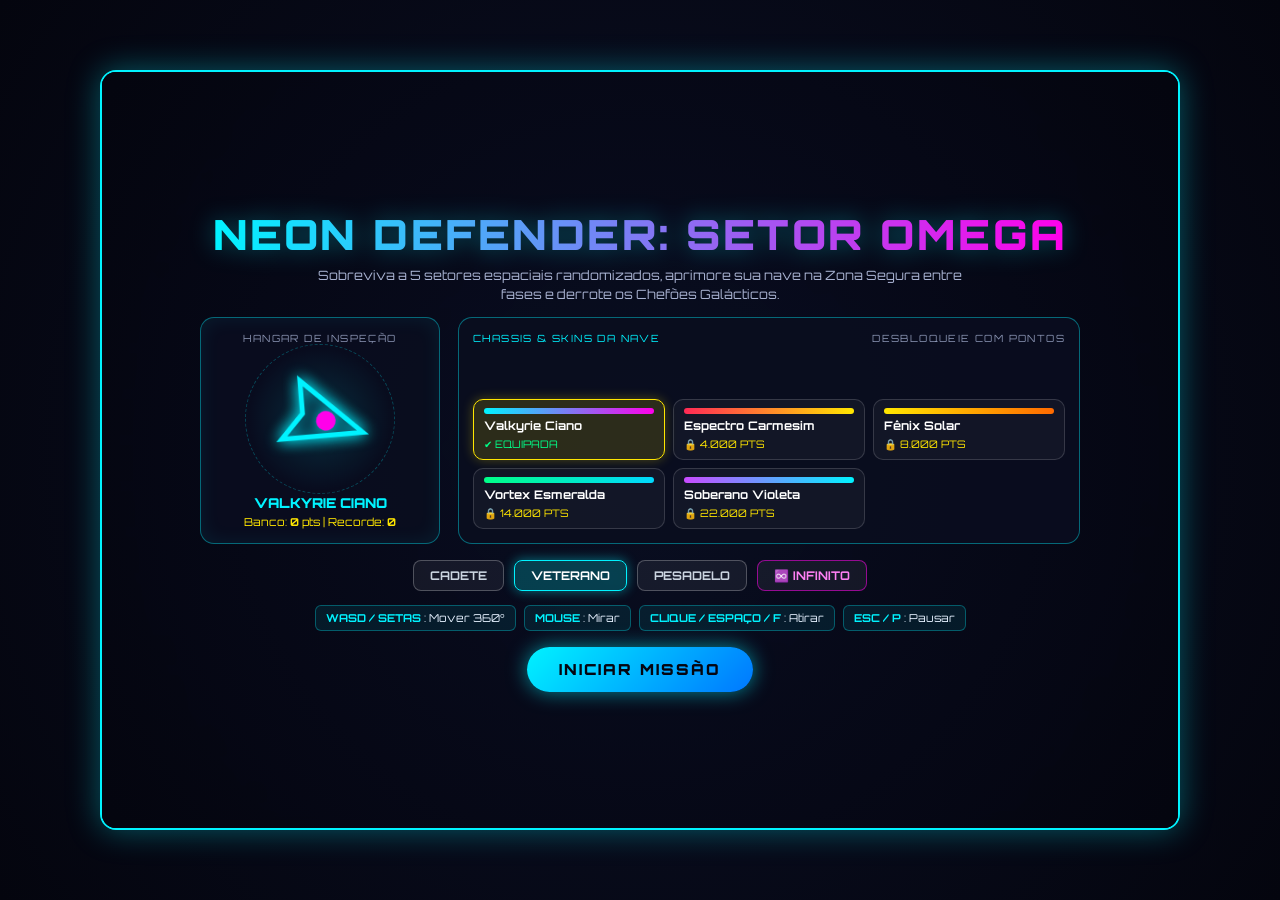
<file: index.html>
<!DOCTYPE html>
<html lang="pt-BR">
<head>
    <meta charset="UTF-8">
    <meta name="viewport" content="width=device-width, initial-scale=1.0, maximum-scale=1.0, user-scalable=no">
    <title>NEON DEFENDER: SETOR OMEGA</title>
    <!-- Conecta o arquivo de estilos externo -->
    <link rel="stylesheet" href="style.css">
</head>
<body>

    <div id="game-wrapper">
        <!-- ================= HUD DE COMBATE ================= -->
        <div id="hud" class="hidden">
            <div class="hud-group">
                <span class="hud-label">CRÉDITOS / PONTOS</span>
                <span id="score-display" class="hud-value">0</span>
                <span class="hud-label" style="margin-top:3px;">PRÓXIMO BUFF (<span id="next-upg-txt">2.500</span>)</span>
                <div class="progress-container">
                    <div id="upgrade-bar" class="progress-fill"></div>
                </div>
            </div>

            <div class="hud-group" style="align-items: center;">
                <span id="stage-label" class="hud-value" style="color: #ff00ea;">FASE 1 / 5</span>
                <span id="sector-name-badge" class="sector-badge">NEBULOSA AZUL</span>
                <div class="progress-container" style="margin-top:3px;">
                    <div id="stage-bar" class="progress-fill"></div>
                </div>
                <span class="hud-label" id="boss-goal-txt">CHEFÃO AOS 10.000 PTS DA FASE</span>
                <div class="hud-controls">
                    <button id="autofire-btn" class="mini-btn">🔫 AUTO: OFF [F]</button>
                    <button id="pause-btn" class="mini-btn">⏸ PAUSAR [ESC]</button>
                    <button id="mute-btn" class="mini-btn">🔊 SOM</button>
                </div>
            </div>

            <div class="hud-group" style="align-items: flex-end;">
                <span class="hud-label">CASCO & ESCUDO</span>
                <div class="player-bars">
                    <div class="hp-bar-bg"><div id="hp-fill"></div></div>
                    <div id="shield-fill"></div>
                </div>
                <span id="hp-text" style="font-size: 0.72rem; color: #cbd5e1; margin-top: 2px;">100 / 100</span>
            </div>
        </div>

        <!-- Barra de Vida do Chefão -->
        <div id="boss-hud" class="hidden">
            <span id="boss-name">GUARDIÃO ÔMEGA</span>
            <div class="boss-hp-bg"><div id="boss-hp-fill"></div></div>
        </div>

        <!-- Banner Dramático de Alerta -->
        <div id="alert-banner" class="hidden">⚠️ ALERTA DE AMEAÇA CLASSE ÔMEGA! ⚠️</div>

        <!-- ================= 1. MENU PRINCIPAL ================= -->
        <div id="start-screen" class="overlay-screen">
            <h1>NEON DEFENDER: SETOR OMEGA</h1>
            <p class="subtitle">Sobreviva a 5 setores espaciais randomizados, aprimore sua nave na Zona Segura entre fases e derrote os Chefões Galácticos.</p>

            <div class="menu-grid">
                <div class="preview-box">
                    <span class="hud-label">HANGAR DE INSPEÇÃO</span>
                    <canvas id="shipPreviewCanvas" width="160" height="160"></canvas>
                    <div>
                        <div id="preview-skin-name" style="font-size: 0.85rem; font-weight: 900; color: #00f3ff;">VALKYRIE CIANO</div>
                        <div style="font-size: 0.68rem; color: #ffe600; margin-top: 4px;">
                            Banco: <strong id="bank-points-display">0</strong> pts | Recorde: <strong id="menu-highscore">0</strong>
                        </div>
                    </div>
                </div>

                <div class="skins-panel">
                    <div style="display:flex; justify-content:space-between; align-items:center;">
                        <span class="hud-label" style="color:#00f3ff;">CHASSIS & SKINS DA NAVE</span>
                        <span class="hud-label">DESBLOQUEIE COM PONTOS</span>
                    </div>
                    <div id="menu-skins-list" class="skins-list"></div>
                </div>
            </div>

            <div class="difficulty-row">
                <button class="diff-btn" data-diff="0.8">CADETE</button>
                <button class="diff-btn active" data-diff="1.0">VETERANO</button>
                <button class="diff-btn" data-diff="1.35">PESADELO</button>
                <button class="diff-btn infinite-btn" data-diff="infinite">♾️ INFINITO</button>
            </div>

            <div class="controls-guide">
                <div class="key-badge"><span>WASD / SETAS</span> : Mover 360°</div>
                <div class="key-badge"><span>MOUSE</span> : Mirar</div>
                <div class="key-badge"><span>CLIQUE / ESPAÇO / F</span> : Atirar</div>
                <div class="key-badge"><span>ESC / P</span> : Pausar</div>
            </div>

            <button id="start-btn" class="neon-btn">INICIAR MISSÃO</button>
        </div>

        <!-- ================= 2. CARTAS DE BUFF EM COMBATE ================= -->
        <div id="upgrade-screen" class="overlay-screen hidden">
            <h1 style="font-size: 1.9rem; background: linear-gradient(90deg, #ffe600, #00ff88); -webkit-background-clip: text;">MÓDULO TÁTICO DISPONÍVEL!</h1>
            <p class="subtitle">Escolha 1 melhoria de combate para instalar na sua nave (Teclas 1, 2 ou 3):</p>
            <div id="cards-container" class="cards-container"></div>
        </div>

        <!-- ================= 3. ZONA SEGURA / HANGAR ENTRE FASES ================= -->
        <div id="safezone-screen" class="overlay-screen hidden">
            <h1 style="font-size: 1.7rem; background: linear-gradient(90deg, #00ff88, #00f3ff); -webkit-background-clip: text;">ZONA SEGURA — OFICINA ORBITAL</h1>
            <p class="subtitle">Chefão neutralizado! Créditos disponíveis: <strong id="hangar-points" style="color:#ffe600;">0</strong> pts. Instale melhorias visuais e estruturais na sua nave.</p>

            <div class="hangar-layout">
                <!-- Coluna Esquerda: Manutenção e Melhorias Permanentes -->
                <div class="hangar-box">
                    <h3>🔧 BANCADA DE MELHORIAS PERMANENTES</h3>
                    <div id="hangar-upgrades-list" style="display:flex; flex-direction:column; gap:7px;"></div>
                </div>

                <!-- Coluna Central: Oficina Visual com Preview Evolutivo -->
                <div class="hangar-box workshop-bay">
                    <h3>🛠️ DOCA DE MANUTENÇÃO & TELEMETRIA</h3>
                    <canvas id="workshopCanvas" width="240" height="195"></canvas>
                    <div id="workshop-modules-tags" class="modules-tags"></div>
                    <div class="next-sector-card">
                        <span class="hud-label" style="color:#ff00ea;">⚠️ RADAR DO PRÓXIMO SETOR (FASE <span id="next-stage-num">2</span>/5)</span>
                        <div id="next-sector-title" style="font-size: 0.85rem; font-weight: 900; color: #ffe600; margin: 3px 0;">TEMPESTADE IÔNICA</div>
                        <div id="next-sector-desc" style="font-size: 0.66rem; color: #e2e8f0;">Descargas elétricas aumentam a velocidade de todos os projéteis em +20%.</div>
                    </div>
                </div>

                <!-- Coluna Direita: Skins -->
                <div class="hangar-box">
                    <h3>🎨 SKINS DE CHASSIS</h3>
                    <div id="hangar-skins-list" class="skins-list" style="grid-template-columns: 1fr;"></div>
                </div>
            </div>

            <button id="launch-next-btn" class="neon-btn">DECOLAR PARA A FASE <span id="launch-stage-num">2</span> ➔</button>
        </div>

        <!-- ================= 4. MENU DE PAUSA ================= -->
        <div id="pause-screen" class="overlay-screen hidden">
            <h1>SISTEMAS EM PAUSA</h1>
            <p class="subtitle">Combate suspenso. Escolha uma opção para prosseguir.</p>
            <div style="display:flex; gap:14px; flex-wrap:wrap; justify-content:center;">
                <button id="resume-btn" class="neon-btn">CONTINUAR MISSÃO</button>
                <button id="pause-mute-btn" class="neon-btn" style="background: linear-gradient(135deg, #ffe600, #ff9900);">ALTERNAR ÁUDIO</button>
                <button id="abandon-btn" class="neon-btn secondary">ABANDONAR AO MENU</button>
            </div>
        </div>

        <!-- ================= 5. VITÓRIA FINAL (APÓS FASE 5) ================= -->
        <div id="victory-screen" class="overlay-screen hidden">
            <h1 style="background: linear-gradient(90deg, #ffe600, #00ff88, #00f3ff); -webkit-background-clip: text;">SETOR OMEGA LIBERTADO!</h1>
            <p class="subtitle">Vitória Suprema! Você sobreviveu às 5 fases e destruiu o Núcleo Soberano.</p>

            <div class="final-stats">
                <p>Pontuação Final da Missão: <strong id="vic-score" style="color: #00f3ff;">0</strong></p>
                <p>Bônus de Conclusão (5 Fases): <strong style="color: #00ff88;">+5.000 pts</strong></p>
                <p>Créditos Totais no Banco: <strong id="vic-bank" style="color: #ffe600;">0</strong></p>
            </div>

            <button id="victory-menu-btn" class="neon-btn">RETORNAR AO MENU PRINCIPAL</button>
        </div>

        <!-- ================= 6. GAME OVER ================= -->
        <div id="gameover-screen" class="overlay-screen hidden">
            <h1 style="background: linear-gradient(90deg, #ff2a55, #ff00ea); -webkit-background-clip: text;">NAVE DESTRUÍDA</h1>
            <p class="subtitle">Suas defesas falharam no Setor <span id="go-sector">Omega</span>.</p>

            <div class="final-stats">
                <p>Fase Alcançada: <strong id="final-stage" style="color: #ff00ea;">1 / 5</strong></p>
                <p>Pontuação da Partida: <strong id="final-score" style="color: #00f3ff;">0</strong></p>
                <p>Recorde Histórico: <strong id="high-score" style="color: #ffe600;">0</strong></p>
            </div>

            <div style="display:flex; gap:14px; flex-wrap:wrap; justify-content:center;">
                <button id="restart-btn" class="neon-btn">TENTAR NOVAMENTE</button>
                <button id="go-menu-btn" class="neon-btn secondary">MENU PRINCIPAL</button>
            </div>
        </div>

        <canvas id="gameCanvas"></canvas>
    </div>

    <!-- Controles Touch Duplos (Mobile) -->
    <div id="mobile-joysticks">
        <div class="joystick-zone" id="joy-move">
            <div class="joystick-knob" id="knob-move"></div>
        </div>
        <div class="joystick-zone" id="joy-aim" style="border-color: rgba(255, 0, 234, 0.5);">
            <div class="joystick-knob" id="knob-aim" style="background: rgba(255, 0, 234, 0.5); border-color: #ff00ea;"></div>
        </div>
    </div>

    <!-- Conecta o arquivo JavaScript externo -->
    <script src="script.js"></script>
</body>
</html>
</file>
<file: style.css>
@import url('https://fonts.googleapis.com/css2?family=Orbitron:wght@400;600;700;900&display=swap');

:root {
    --neon-cyan: #00f3ff;
    --neon-magenta: #ff00ea;
    --neon-gold: #ffe600;
    --neon-danger: #ff2a55;
    --neon-green: #00ff88;
    --bg-dark: #04050e;
}

* {
    box-sizing: border-box;
    margin: 0;
    padding: 0;
    user-select: none;
    -webkit-user-select: none;
}

body {
    background-color: var(--bg-dark);
    background-image: radial-gradient(circle at 50% 50%, #0b1026 0%, #04050e 100%);
    color: #ffffff;
    font-family: 'Orbitron', sans-serif;
    display: flex;
    flex-direction: column;
    align-items: center;
    justify-content: center;
    min-height: 100vh;
    overflow: hidden;
}

#game-wrapper {
    position: relative;
    width: 97vw;
    max-width: 1080px;
    height: 88vh;
    max-height: 760px;
    border: 2px solid var(--neon-cyan);
    border-radius: 16px;
    box-shadow: 0 0 32px rgba(0, 243, 255, 0.35), inset 0 0 25px rgba(0, 243, 255, 0.14);
    background-color: #050612;
    overflow: hidden;
    transition: border-color 0.6s ease, box-shadow 0.6s ease;
}

canvas#gameCanvas {
    display: block;
    width: 100%;
    height: 100%;
    cursor: crosshair;
}

/* ================= HUD SUPERIOR ================= */
#hud {
    position: absolute;
    top: 0;
    left: 0;
    width: 100%;
    padding: 12px 18px;
    display: flex;
    justify-content: space-between;
    align-items: flex-start;
    pointer-events: none;
    z-index: 10;
    background: linear-gradient(to bottom, rgba(4, 5, 14, 0.94), transparent);
}

.hud-group {
    display: flex;
    flex-direction: column;
    gap: 4px;
}

.hud-label {
    font-size: 0.62rem;
    color: #8892b0;
    letter-spacing: 1.4px;
}

.hud-value {
    font-size: 1.15rem;
    font-weight: 900;
    color: var(--neon-cyan);
    text-shadow: 0 0 10px rgba(0, 243, 255, 0.6);
}

.sector-badge {
    font-size: 0.7rem;
    font-weight: 700;
    padding: 2px 10px;
    border-radius: 20px;
    background: rgba(255, 255, 255, 0.08);
    border: 1px solid rgba(255, 255, 255, 0.25);
    color: var(--neon-gold);
    letter-spacing: 1px;
}

.progress-container {
    width: 185px;
    height: 8px;
    background: rgba(255, 255, 255, 0.1);
    border-radius: 4px;
    overflow: hidden;
    border: 1px solid rgba(255, 255, 255, 0.2);
}

.progress-fill {
    height: 100%;
    width: 0%;
    transition: width 0.2s ease;
}

#stage-bar {
    background: linear-gradient(90deg, #00f3ff, #ff00ea);
    box-shadow: 0 0 8px #ff00ea;
}

#upgrade-bar {
    background: linear-gradient(90deg, #00ff88, #ffe600);
    box-shadow: 0 0 8px #ffe600;
}

.player-bars {
    display: flex;
    flex-direction: column;
    gap: 4px;
    width: 155px;
}

.hp-bar-bg {
    width: 100%;
    height: 11px;
    background: rgba(255, 42, 85, 0.2);
    border: 1px solid #ff2a55;
    border-radius: 5px;
    overflow: hidden;
}

#hp-fill {
    height: 100%;
    width: 100%;
    background: linear-gradient(90deg, #ff2a55, #ff7b00);
    transition: width 0.15s ease;
}

#shield-fill {
    height: 6px;
    width: 0%;
    background: #00f3ff;
    border-radius: 3px;
    box-shadow: 0 0 8px #00f3ff;
    transition: width 0.15s ease;
}

.hud-controls {
    display: flex;
    gap: 6px;
    pointer-events: auto;
    margin-top: 4px;
}

.mini-btn {
    background: rgba(0, 243, 255, 0.12);
    border: 1px solid rgba(0, 243, 255, 0.45);
    color: #fff;
    font-family: 'Orbitron', sans-serif;
    font-size: 0.65rem;
    padding: 5px 9px;
    border-radius: 6px;
    cursor: pointer;
    transition: 0.2s;
}

.mini-btn:hover {
    background: rgba(0, 243, 255, 0.32);
    box-shadow: 0 0 10px rgba(0, 243, 255, 0.4);
}

/* ================= BARRA DO CHEFÃO ================= */
#boss-hud {
    position: absolute;
    top: 84px;
    left: 50%;
    transform: translateX(-50%);
    width: 72%;
    max-width: 560px;
    display: flex;
    flex-direction: column;
    align-items: center;
    gap: 4px;
    z-index: 12;
    pointer-events: none;
}

#boss-name {
    font-size: 0.85rem;
    font-weight: 900;
    color: #ff2a55;
    letter-spacing: 2px;
    text-shadow: 0 0 12px #ff2a55;
}

.boss-hp-bg {
    width: 100%;
    height: 14px;
    background: rgba(20, 5, 15, 0.9);
    border: 2px solid #ff2a55;
    border-radius: 8px;
    overflow: hidden;
    box-shadow: 0 0 18px rgba(255, 42, 85, 0.55);
}

#boss-hp-fill {
    height: 100%;
    width: 100%;
    background: linear-gradient(90deg, #ff2a55, #ff00ea, #ffe600);
    transition: width 0.08s linear;
}

/* Banner de Alerta */
#alert-banner {
    position: absolute;
    top: 42%;
    left: 0;
    width: 100%;
    padding: 16px;
    background: rgba(255, 42, 85, 0.24);
    border-top: 2px solid #ff2a55;
    border-bottom: 2px solid #ff2a55;
    text-align: center;
    font-size: clamp(1.1rem, 3vw, 2rem);
    font-weight: 900;
    color: #fff;
    text-shadow: 0 0 20px #ff2a55;
    letter-spacing: 3px;
    z-index: 18;
    pointer-events: none;
    animation: pulseAlert 0.55s infinite alternate;
}

@keyframes pulseAlert {
    from { transform: scale(0.98); opacity: 0.85; }
    to { transform: scale(1.02); opacity: 1; }
}

/* ================= TELAS / OVERLAYS ================= */
.overlay-screen {
    position: absolute;
    inset: 0;
    background: radial-gradient(circle at center, rgba(10, 14, 34, 0.92), rgba(4, 5, 15, 0.97));
    backdrop-filter: blur(8px);
    display: flex;
    flex-direction: column;
    align-items: center;
    justify-content: center;
    text-align: center;
    padding: 18px;
    z-index: 25;
    overflow-y: auto;
}

.hidden {
    display: none !important;
}

h1 {
    font-size: clamp(1.45rem, 3.6vw, 2.6rem);
    font-weight: 900;
    letter-spacing: 2.5px;
    margin-bottom: 6px;
    background: linear-gradient(90deg, #00f3ff, #ff00ea);
    -webkit-background-clip: text;
    background-clip: text;
    -webkit-text-fill-color: transparent;
    filter: drop-shadow(0 0 12px rgba(0, 243, 255, 0.35));
}

.subtitle {
    color: #a8b2d1;
    font-size: 0.8rem;
    margin-bottom: 14px;
    max-width: 680px;
    line-height: 1.45;
}

/* ================= MENU PRINCIPAL ================= */
.menu-grid {
    display: grid;
    grid-template-columns: 240px 1fr;
    gap: 18px;
    width: 100%;
    max-width: 880px;
    margin-bottom: 16px;
    align-items: stretch;
}

.preview-box {
    background: rgba(10, 14, 32, 0.9);
    border: 1px solid rgba(0, 243, 255, 0.4);
    border-radius: 14px;
    padding: 14px;
    display: flex;
    flex-direction: column;
    align-items: center;
    justify-content: space-between;
    box-shadow: inset 0 0 20px rgba(0, 243, 255, 0.08);
}

#shipPreviewCanvas {
    width: 150px;
    height: 150px;
    border-radius: 50%;
    border: 1px dashed rgba(0, 243, 255, 0.25);
    background: radial-gradient(circle, rgba(0, 243, 255, 0.14) 0%, transparent 70%);
}

.skins-panel {
    background: rgba(10, 14, 32, 0.9);
    border: 1px solid rgba(0, 243, 255, 0.4);
    border-radius: 14px;
    padding: 14px;
    display: flex;
    flex-direction: column;
    justify-content: space-between;
    text-align: left;
}

.skins-list {
    display: grid;
    grid-template-columns: repeat(auto-fit, minmax(145px, 1fr));
    gap: 8px;
    margin-top: 8px;
}

.skin-item {
    background: rgba(255, 255, 255, 0.04);
    border: 1.5px solid rgba(255, 255, 255, 0.15);
    border-radius: 10px;
    padding: 8px 10px;
    cursor: pointer;
    transition: 0.2s;
    display: flex;
    flex-direction: column;
    gap: 4px;
}

.skin-item:hover {
    border-color: #00f3ff;
    background: rgba(0, 243, 255, 0.1);
    transform: translateY(-2px);
}

.skin-item.selected {
    border-color: #ffe600;
    background: rgba(255, 230, 0, 0.14);
    box-shadow: 0 0 12px rgba(255, 230, 0, 0.28);
}

.skin-swatch {
    width: 100%;
    height: 6px;
    border-radius: 3px;
}

/* Dificuldade & Controles */
.difficulty-row {
    display: flex;
    gap: 10px;
    margin-bottom: 14px;
    flex-wrap: wrap;
    justify-content: center;
}

.diff-btn {
    background: rgba(255, 255, 255, 0.06);
    border: 1px solid rgba(255, 255, 255, 0.25);
    color: #cbd5e1;
    font-family: 'Orbitron', sans-serif;
    font-size: 0.75rem;
    font-weight: 700;
    padding: 7px 16px;
    border-radius: 8px;
    cursor: pointer;
    transition: 0.2s;
}

.diff-btn:hover {
    border-color: rgba(0, 243, 255, 0.6);
    color: #fff;
}

.diff-btn.active {
    border-color: #00f3ff;
    background: rgba(0, 243, 255, 0.22);
    color: #fff;
    box-shadow: 0 0 12px rgba(0, 243, 255, 0.45);
}

.diff-btn.infinite-btn {
    border-color: rgba(255, 0, 234, 0.55);
    color: #ff80f5;
}

.diff-btn.infinite-btn.active {
    border-color: #ff00ea;
    background: linear-gradient(135deg, rgba(255, 0, 234, 0.3), rgba(255, 42, 85, 0.3));
    color: #fff;
    box-shadow: 0 0 15px rgba(255, 0, 234, 0.65);
}

.controls-guide {
    display: flex;
    gap: 8px;
    margin-bottom: 16px;
    flex-wrap: wrap;
    justify-content: center;
}

.key-badge {
    background: rgba(0, 243, 255, 0.08);
    border: 1px solid rgba(0, 243, 255, 0.3);
    padding: 5px 10px;
    border-radius: 6px;
    font-size: 0.68rem;
    color: #e6f1ff;
}

.key-badge span {
    color: #00f3ff;
    font-weight: 700;
}

.neon-btn {
    background: linear-gradient(135deg, #00f3ff 0%, #0077ff 100%);
    color: #050510;
    font-family: 'Orbitron', sans-serif;
    font-size: 0.95rem;
    font-weight: 900;
    padding: 13px 32px;
    border: none;
    border-radius: 50px;
    cursor: pointer;
    letter-spacing: 2px;
    box-shadow: 0 0 20px rgba(0, 243, 255, 0.55);
    transition: transform 0.15s ease, box-shadow 0.15s ease;
}

.neon-btn:hover {
    transform: scale(1.04);
    box-shadow: 0 0 28px rgba(0, 243, 255, 0.9);
}

.neon-btn.secondary {
    background: transparent;
    border: 2px solid #ff2a55;
    color: #ff2a55;
    box-shadow: none;
}

.neon-btn.secondary:hover {
    background: rgba(255, 42, 85, 0.18);
    box-shadow: 0 0 16px rgba(255, 42, 85, 0.4);
}

/* ================= CARTAS DE UPGRADE EM COMBATE ================= */
.cards-container {
    display: grid;
    grid-template-columns: repeat(3, 1fr);
    gap: 14px;
    width: 100%;
    max-width: 780px;
    margin-top: 8px;
}

.upgrade-card {
    background: linear-gradient(160deg, rgba(16, 22, 48, 0.96), rgba(8, 10, 24, 0.98));
    border: 2px solid rgba(0, 243, 255, 0.45);
    border-radius: 14px;
    padding: 18px 14px;
    cursor: pointer;
    display: flex;
    flex-direction: column;
    align-items: center;
    justify-content: space-between;
    gap: 10px;
    transition: transform 0.2s ease, border-color 0.2s ease, box-shadow 0.2s ease;
    position: relative;
}

.upgrade-card:hover {
    transform: translateY(-5px) scale(1.02);
    border-color: #ffe600;
    box-shadow: 0 0 22px rgba(255, 230, 0, 0.45);
}

.card-hotkey {
    position: absolute;
    top: 8px;
    right: 10px;
    font-size: 0.68rem;
    color: #8892b0;
    background: rgba(255, 255, 255, 0.08);
    padding: 2px 7px;
    border-radius: 4px;
}

.card-icon {
    font-size: 2rem;
}

.card-title {
    font-size: 0.9rem;
    font-weight: 700;
    color: #00f3ff;
}

.card-desc {
    font-size: 0.72rem;
    color: #cbd5e1;
    line-height: 1.4;
}

.card-lvl {
    font-size: 0.68rem;
    color: #ffe600;
    font-weight: 700;
}

/* ================= ZONA SEGURA / OFICINA ORBITAL ================= */
.hangar-layout {
    display: grid;
    grid-template-columns: 1.25fr 1fr 0.85fr;
    gap: 14px;
    width: 100%;
    max-width: 980px;
    margin: 8px 0 14px;
    text-align: left;
}

.hangar-box {
    background: rgba(10, 16, 36, 0.92);
    border: 1px solid rgba(0, 255, 136, 0.38);
    border-radius: 14px;
    padding: 12px;
    display: flex;
    flex-direction: column;
    gap: 8px;
}

.workshop-bay {
    align-items: center;
    border-color: rgba(0, 243, 255, 0.45);
    background: radial-gradient(circle at center, rgba(0, 243, 255, 0.09), rgba(8, 12, 28, 0.96));
}

#workshopCanvas {
    width: 100%;
    max-width: 240px;
    height: 185px;
    border-radius: 10px;
    border: 1px solid rgba(0, 243, 255, 0.3);
    background: #040714;
}

.modules-tags {
    display: flex;
    flex-wrap: wrap;
    gap: 4px;
    justify-content: center;
    width: 100%;
    min-height: 20px;
}

.mod-pill {
    font-size: 0.58rem;
    padding: 2px 6px;
    border-radius: 4px;
    background: rgba(0, 255, 136, 0.15);
    border: 1px solid rgba(0, 255, 136, 0.45);
    color: #00ff88;
}

.hangar-box h3 {
    font-size: 0.8rem;
    color: #00ff88;
    letter-spacing: 1.4px;
    border-bottom: 1px solid rgba(0, 255, 136, 0.25);
    padding-bottom: 6px;
    width: 100%;
}

.shop-row {
    display: flex;
    justify-content: space-between;
    align-items: center;
    background: rgba(255, 255, 255, 0.04);
    border: 1px solid rgba(255, 255, 255, 0.06);
    padding: 7px 10px;
    border-radius: 8px;
    gap: 8px;
}

.shop-info strong {
    display: block;
    font-size: 0.74rem;
    color: #fff;
}

.shop-info span {
    font-size: 0.64rem;
    color: #94a3b8;
}

.buy-btn {
    background: linear-gradient(135deg, #00ff88, #00b8ff);
    color: #04050e;
    font-family: 'Orbitron', sans-serif;
    font-weight: 900;
    font-size: 0.68rem;
    padding: 7px 11px;
    border: none;
    border-radius: 6px;
    cursor: pointer;
    white-space: nowrap;
    transition: 0.15s;
}

.buy-btn:hover:not(:disabled) {
    transform: scale(1.05);
    box-shadow: 0 0 12px rgba(0, 255, 136, 0.5);
}

.buy-btn:disabled {
    background: #283046;
    color: #64748b;
    cursor: not-allowed;
}

.next-sector-card {
    background: rgba(255, 0, 234, 0.1);
    border: 1px solid rgba(255, 0, 234, 0.45);
    border-radius: 10px;
    padding: 9px 12px;
    margin-top: auto;
    width: 100%;
}

/* ================= ESTATÍSTICAS FINAIS ================= */
.final-stats {
    background: rgba(255, 255, 255, 0.05);
    border: 1px solid rgba(0, 243, 255, 0.4);
    border-radius: 14px;
    padding: 16px 28px;
    margin-bottom: 18px;
}

.final-stats p {
    margin: 6px 0;
    font-size: 0.92rem;
}

/* ================= JOYSTICKS MOBILE ================= */
#mobile-joysticks {
    display: none;
    width: 96vw;
    max-width: 1080px;
    margin-top: 8px;
    justify-content: space-between;
    padding: 0 15px;
}

.joystick-zone {
    width: 92px;
    height: 92px;
    border-radius: 50%;
    background: rgba(0, 243, 255, 0.08);
    border: 2px dashed rgba(0, 243, 255, 0.4);
    position: relative;
    touch-action: none;
}

.joystick-knob {
    width: 36px;
    height: 36px;
    border-radius: 50%;
    background: rgba(0, 243, 255, 0.5);
    border: 2px solid #00f3ff;
    position: absolute;
    top: 50%;
    left: 50%;
    transform: translate(-50%, -50%);
    pointer-events: none;
}

@media (max-width: 860px) {
    #game-wrapper {
        height: 68vh;
    }
    #mobile-joysticks {
        display: flex;
    }
    .menu-grid,
    .hangar-layout {
        grid-template-columns: 1fr;
    }
    .cards-container {
        grid-template-columns: 1fr;
    }
    .upgrade-card {
        flex-direction: row;
        text-align: left;
        padding: 12px;
    }
    .progress-container {
        width: 115px;
    }
}
</file>
